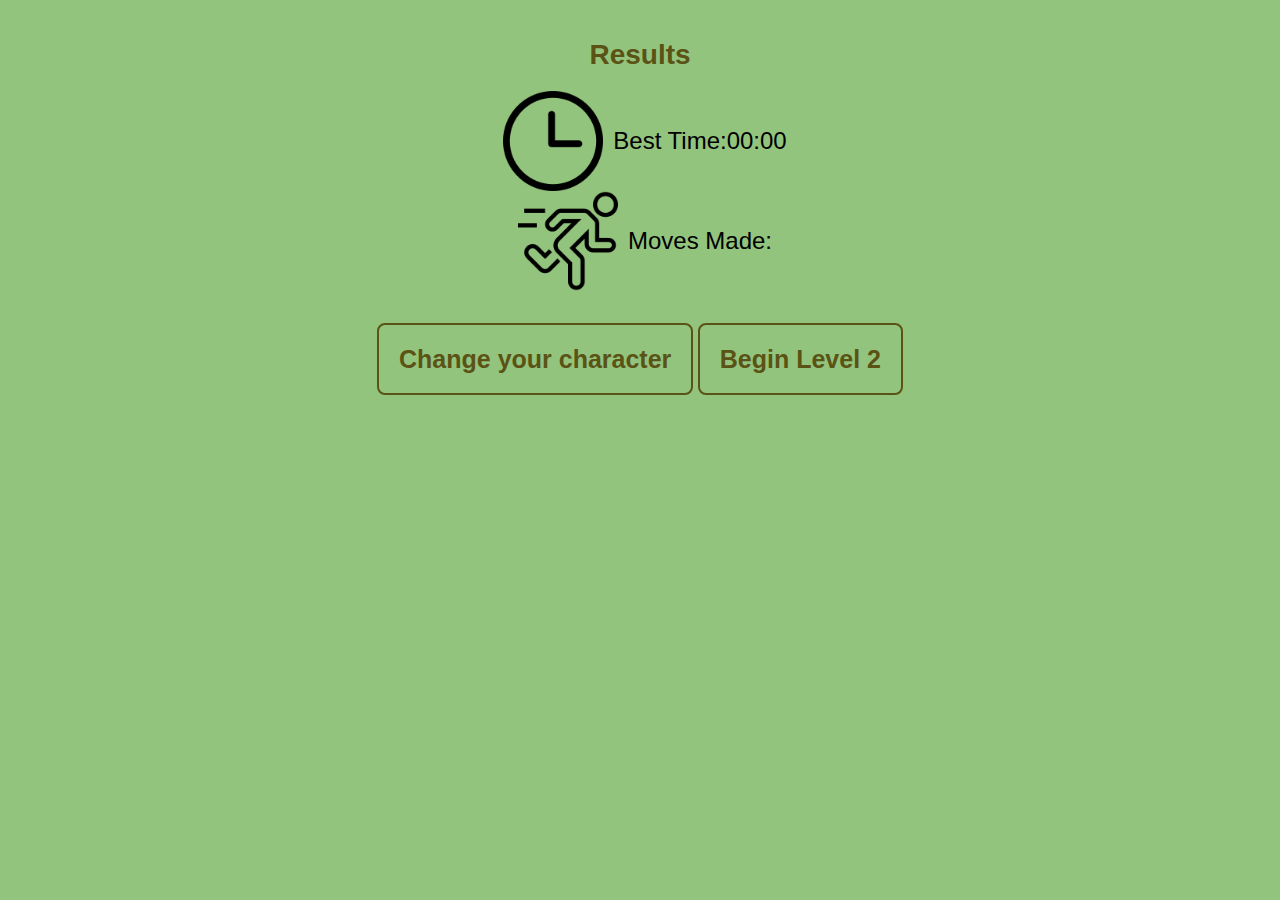
<file: between-levels1.html>
<!DOCTYPE html>
<html>
  <head>
    <!-- Google tag (gtag.js) -->
<script async src="https://www.googletagmanager.com/gtag/js?id=G-HF7G16DV6P"></script>
<script>
  window.dataLayer = window.dataLayer || [];
  function gtag(){dataLayer.push(arguments);}
  gtag('js', new Date());

  gtag('config', 'G-HF7G16DV6P');
</script>
      <link rel="stylesheet" href="styles.css">
      <!--title & favicon-->
      <title>Maze Explorers</title>
      <link rel="icon" type="image/x-icon" href="img/transtree.png">
      <style>
        body {
          font-family: Arial, sans-serif;
          margin: 0;
          padding: 20px;
          background-color:rgb(147,196,125,255);
        }
        
        h1 {
          text-align: center;
          font-size: 28px;
        }
        
        .results-container {
          margin-top: 20px;
          text-align: center;
        }
        
        .results-container p {
          margin: 20px 0;
          font-size: 24px;
        }
        
        .image-container {
          display: flex;
          align-items: center;
          justify-content: center;
        }
        
        .image-container img {
          max-width: 100px;
          max-height: 100px;
          margin: 0 10px;
        }
      </style>
      <script src="https://ajax.googleapis.com/ajax/libs/jquery/3.6.3/jquery.min.js"></script>
      <script src="scripts.js"></script>
  </head>
  <body>
      <h1>Results</h1>
      <div class="results-container" id="results-container">
        <div class="image-container">
          <img id="clock" src="img/history.png" alt="Clock Image">
          <p>Best Time:<span class="time-number" id="level1Time"></span></span></p>
        </div>
        <div class="image-container">
          <img id="running" src="img/running.png" alt="Running Image">
          <p>Moves Made: <span class="moves-number" id="moveCount1"></span></span></p>
        </div>
      </div> 
      <br><br><br>
      <a class="button1" href="https://laurawaldron.github.io/Geek-Squad/character2.html">Change your character</a>      
      <a class="button1" href="https://laurawaldron.github.io/Geek-Squad/game2.html">Begin Level 2</a>      
      <script>
        const level1Time = localStorage.getItem('level1Time');
        const moveCount1 = localStorage.getItem('moveCount1');

        document.getElementById('level1Time').textContent = formatTime(level1Time);
        document.getElementById('moveCount1').textContent = moveCount1;
      </script>
  </body>
</html>
</file>
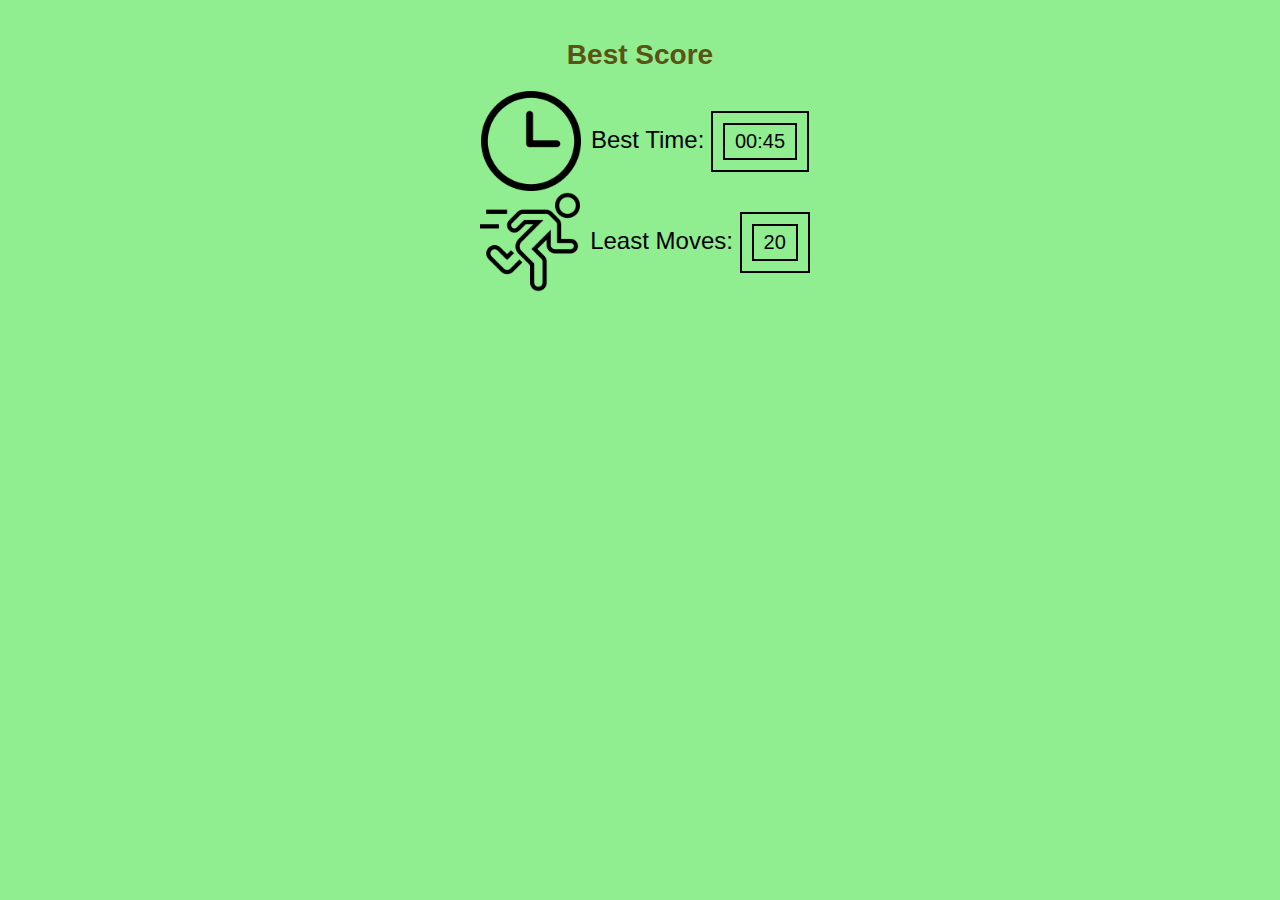
<file: between-levels2 .html>
<!DOCTYPE html>
<html>
<head>
  <link rel="stylesheet" href="styles.css">
  <!--title & favicon-->
  <title>Maze Explorers</title>
  <link rel="icon" type="image/x-icon" href="img/transtree.png">
 <style>
    body {
      font-family: Arial, sans-serif;
      margin: 0;
      padding: 20px;
      background-color: lightgreen;
    }
    
    h1 {
      text-align: center;
      font-size: 28px;
    }
    
    .results-container {
      margin-top: 20px;
      text-align: center;
    }
    
    .results-container p {
      margin: 20px 0;
      font-size: 24px;
    }
    
    .result-box {
      display: inline-block;
      border: 2px solid black;
      padding: 10px;
      font-size: 20px;
    }
    
    .moves-number,
    .time-number {
      display: inline-block;
      border: 2px solid black;
      padding: 5px 10px;
      font-size: 20px;
    }
    
    .image-container {
      display: flex;
      align-items: center;
      justify-content: center;
    }
    
    .image-container img {
      max-width: 100px;
      max-height: 100px;
      margin: 0 10px;
    }
  </style>
</head>
<body>
  <h1>Best Score</h1>

  <div class="results-container" id="results-container">
    <div class="image-container">
      <img id="clock" src="img/history.png" alt="Clock Image">
      <p>Best Time: <span class="result-box"><span class="time-number" id="best-time"></span></span></p>
    </div>
    <div class="image-container">
      <img id="running" src="img/running.png" alt="Running Image">
      <p>Least Moves: <span class="result-box"><span class="moves-number" id="least-moves"></span></span></p>
    </div>
  </div>

  <script>
    // Function to display the best score
    function displayBestScore(time, moves) {
      const bestTimeSpan = document.getElementById('best-time');
      const leastMovesSpan = document.getElementById('least-moves');

      bestTimeSpan.textContent = time;
      leastMovesSpan.textContent = moves;
    }

    // Sample best score (replace with actual best score)
    const bestTime = '00:45';
    const leastMoves = 20;

    // Display the best score on page load
    displayBestScore(bestTime, leastMoves);
  </script>
</body>
</html>
</file>
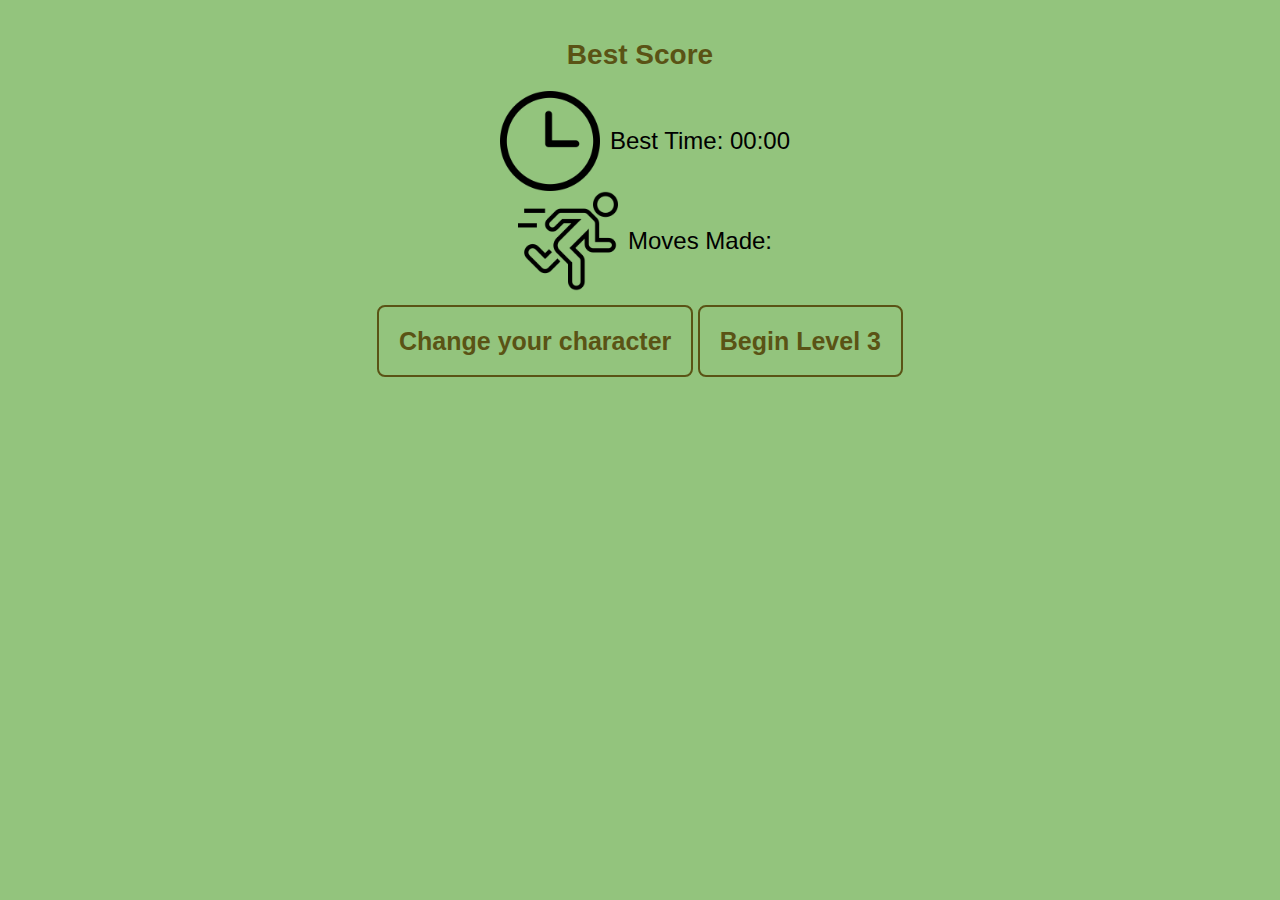
<file: between-levels2.html>
<!DOCTYPE html>
<html>
<head>
  <!-- Google tag (gtag.js) -->
<script async src="https://www.googletagmanager.com/gtag/js?id=G-HF7G16DV6P"></script>
<script>
  window.dataLayer = window.dataLayer || [];
  function gtag(){dataLayer.push(arguments);}
  gtag('js', new Date());

  gtag('config', 'G-HF7G16DV6P');
</script>
  <link rel="stylesheet" href="styles.css">
  <!--title & favicon-->
  <title>Maze Explorers</title>
  <link rel="icon" type="image/x-icon" href="img/transtree.png">
 <style>
    body {
      font-family: Arial, sans-serif;
      margin: 0;
      padding: 20px;
      background-color:rgb(147,196,125,255);
    }
    
    h1 {
      text-align: center;
      font-size: 28px;
    }
    
    .results-container {
      margin-top: 20px;
      text-align: center;
    }
    
    .results-container p {
      margin: 20px 0;
      font-size: 24px;
    }

    .image-container {
      display: flex;
      align-items: center;
      justify-content: center;
    }
    
    .image-container img {
      max-width: 100px;
      max-height: 100px;
      margin: 0 10px;
    }
  </style>
  <script src="https://ajax.googleapis.com/ajax/libs/jquery/3.6.3/jquery.min.js"></script>
  <script src="scripts.js"></script>
</head>
  <body>
    <h1>Best Score</h1>

    <div class="results-container" id="results-container">
      <div class="image-container">
        <img id="clock" src="img/history.png" alt="Clock Image">
        <p>Best Time: <span class="time-number" id="level2Time"></span></span></p>
      </div>
      <div class="image-container">
        <img id="running" src="img/running.png" alt="Running Image">
        <p>Moves Made: <span class="moves-number" id="moveCount2"></span></span></p>
      </div>
    </div>
    <br><br>
    <a class="button1" href="https://laurawaldron.github.io/Geek-Squad/character3.html">Change your character</a>
    <a class="button1" href="https://laurawaldron.github.io/Geek-Squad/game3.html">Begin Level 3</a>   
    <script>
      const level2Time = localStorage.getItem('level2Time');
      const moveCount2 = localStorage.getItem('moveCount2');

      document.getElementById('level2Time').textContent = formatTime(level2Time);
      document.getElementById('moveCount2').textContent = moveCount2;
    </script>   
  </body>
</html>
</file>
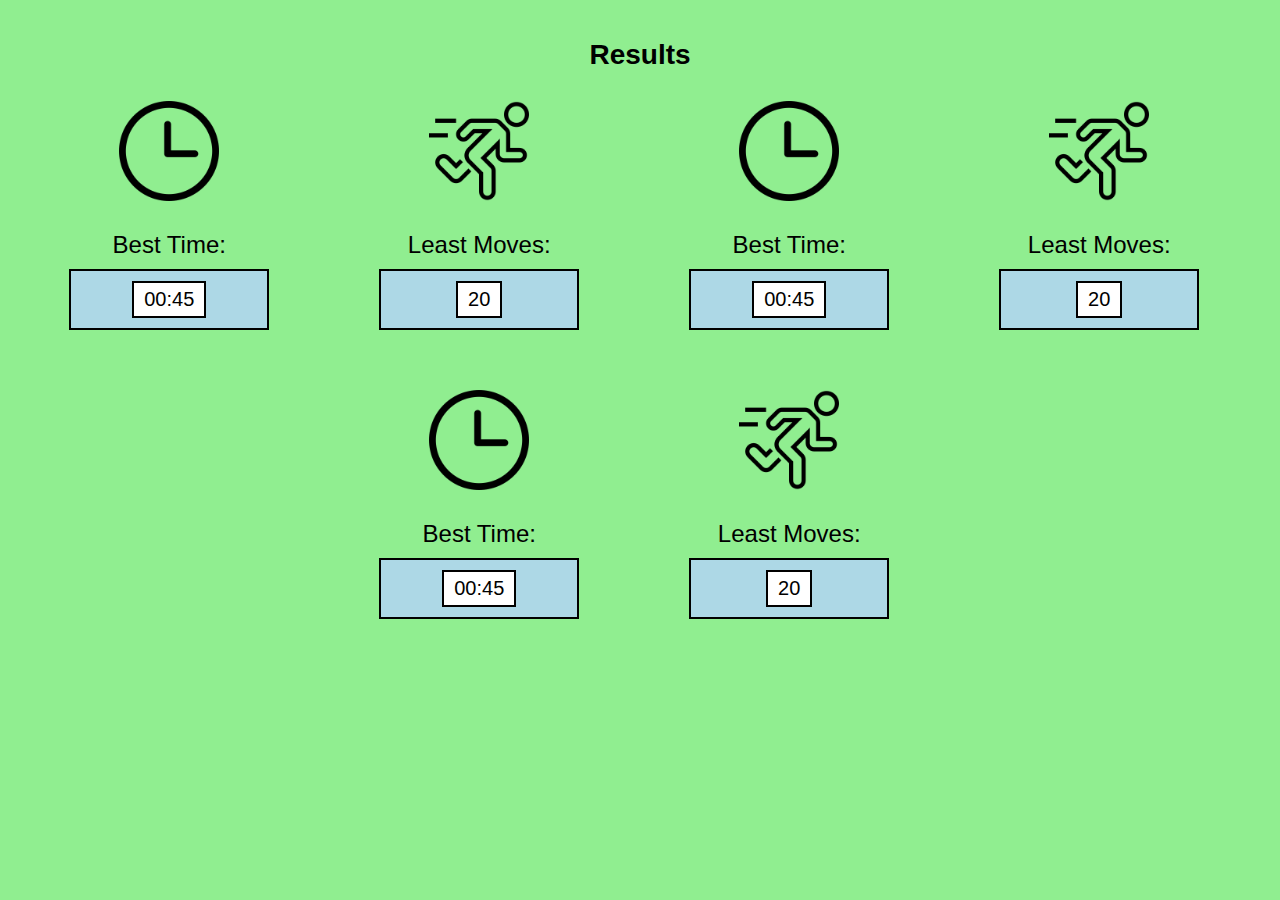
<file: Finalresults .html>
<!DOCTYPE html>
<html>
<head>
  <title>Results</title>
  <style>
    body {
      font-family: Arial, sans-serif;
      margin: 0;
      padding: 20px;
      background-color: lightgreen;
    }
    
    h1 {
      text-align: center;
      font-size: 28px;
    }
    
    .results-container {
      margin-top: 20px;
      text-align: center;
      display: flex;
      flex-wrap: wrap;
      justify-content: center;
    }
    
    .results-group {
      display: flex;
      justify-content: space-around;
      flex-basis: 50%;
    }
    
    .results-container p {
      margin: 20px;
      font-size: 24px;
    }
    
    .result-box {
      display: inline-block;
      border: 2px solid black;
      padding: 10px;
      font-size: 20px;
      background-color: lightblue;
      margin: 10px;
      width: 200px;
      box-sizing: border-box;
    }
    
    .moves-number,
    .time-number {
      display: inline-block;
      border: 2px solid black;
      padding: 5px 10px;
      font-size: 20px;
      background-color: white;
    }
    
    .image-container {
      display: flex;
      flex-direction: column;
      align-items: center;
      justify-content: center;
      margin-bottom: 20px;
    }
    
    .image-container img {
      max-width: 100px;
      max-height: 100px;
      margin: 10px;
    }
  </style>
</head>
<body>
  <h1>Results</h1>

  <div class="results-container" id="results-container">
    <div class="results-group">
      <div class="image-container">
        <img id="clock" src="img/history.png" alt="Clock Image">
        <p>Best Time: <span class="result-box"><span class="time-number" id="best-time"></span></span></p>
      </div>
      <div class="image-container">
        <img id="running" src="img/running.png" alt="Running Image">
        <p>Least Moves: <span class="result-box"><span class="moves-number" id="least-moves"></span></span></p>
      </div>
    </div>
    <div class="results-group">
      <div class="image-container">
        <img id="clock" src="img/history.png" alt="Clock Image">
        <p>Best Time: <span class="result-box"><span class="time-number" id="best-time"></span></span></p>
      </div>
      <div class="image-container">
        <img id="running" src="img/running.png" alt="Running Image">
        <p>Least Moves: <span class="result-box"><span class="moves-number" id="least-moves"></span></span></p>
      </div>
    </div>
    <div class="results-group">
      <div class="image-container">
        <img id="clock" src="img/history.png" alt="Clock Image">
        <p>Best Time: <span class="result-box"><span class="time-number" id="best-time"></span></span></p>
      </div>
      <div class="image-container">
        <img id="running" src="img/running.png" alt="Running Image">
        <p>Least Moves: <span class="result-box"><span class="moves-number" id="least-moves"></span></span></p>
      </div>
    </div>
  </div>

  <script>
    // Function to display the best score
    function displayBestScore(time, moves) {
      const bestTimeSpans = document.querySelectorAll('.time-number');
      const leastMovesSpans = document.querySelectorAll('.moves-number');

      for (let i = 0; i < bestTimeSpans.length; i++) {
        bestTimeSpans[i].textContent = time;
        leastMovesSpans[i].textContent = moves;
      }
    }

    // Sample best score (replace with actual best score)
    const bestTime = '00:45';
    const leastMoves = 20;

    // Display the best score on page load
    displayBestScore(bestTime, leastMoves);
  </script>
</body>
</html>
</file>
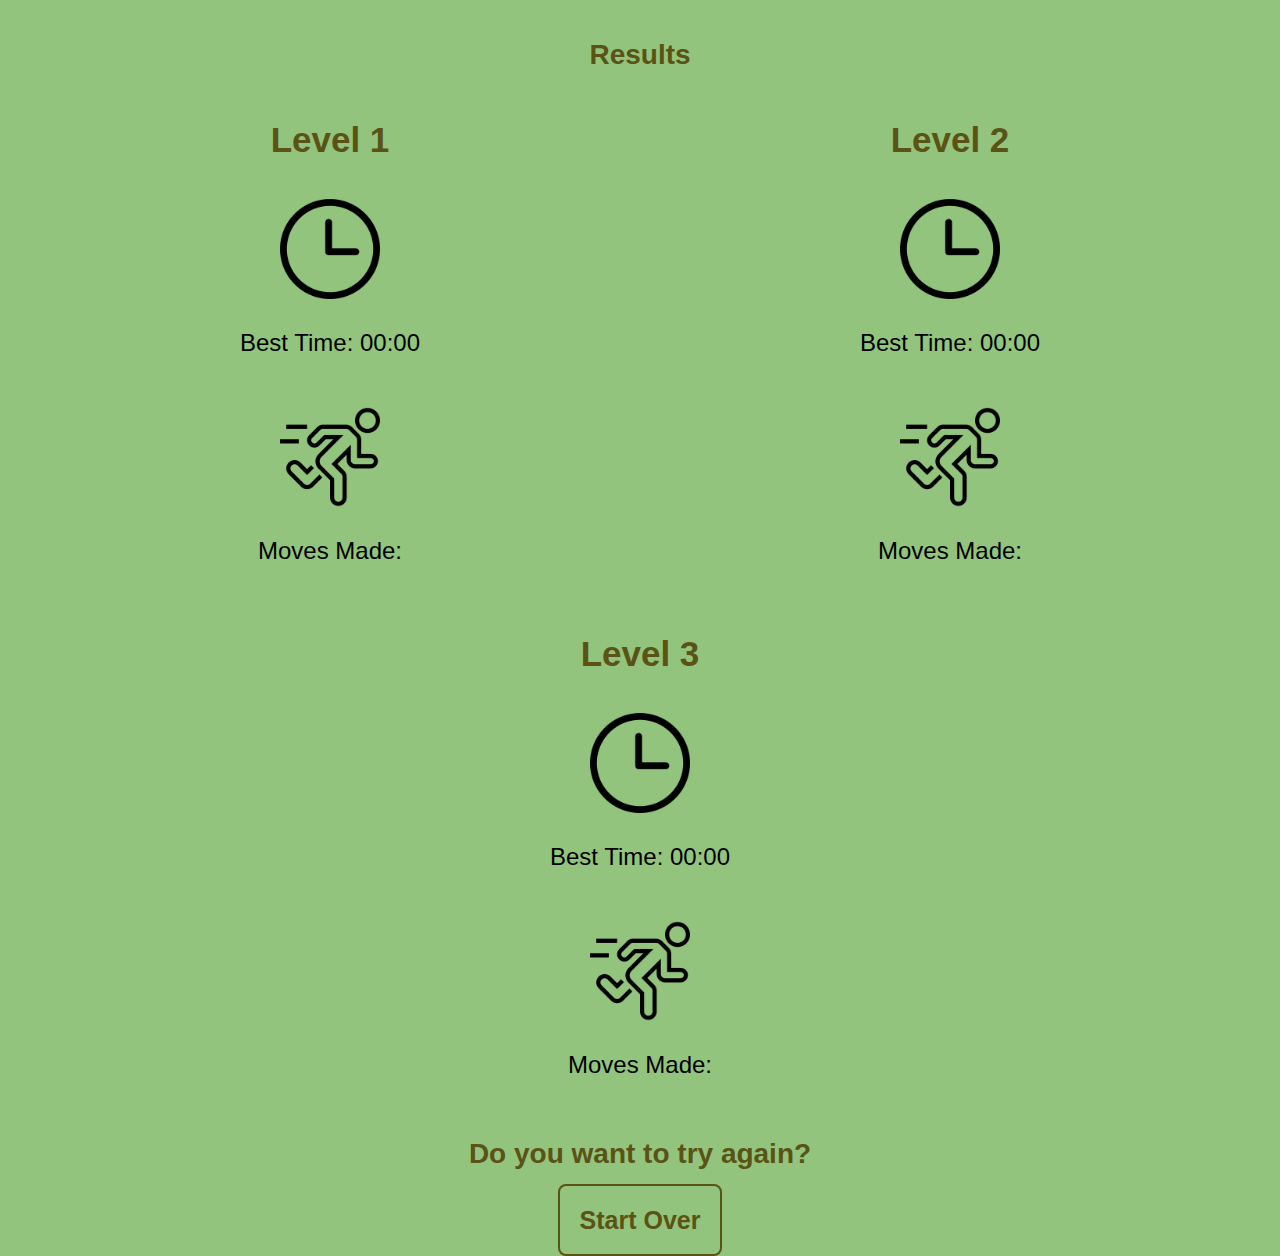
<file: Finalresults.html>
<!DOCTYPE html>
<head>
  <!-- Google tag (gtag.js) -->
<script async src="https://www.googletagmanager.com/gtag/js?id=G-HF7G16DV6P"></script>
<script>
  window.dataLayer = window.dataLayer || [];
  function gtag(){dataLayer.push(arguments);}
  gtag('js', new Date());

  gtag('config', 'G-HF7G16DV6P');
</script>
  <link rel="stylesheet" href="styles.css">
  <!--title & favicon-->
  <title>Maze Explorers</title>
  <link rel="icon" type="image/x-icon" href="img/transtree.png">
  <style>
    body {
      font-family: Arial, sans-serif;
      margin: 0;
      padding: 20px;
      background-color:rgb(147,196,125,255);
    }
    
    h1 {
      text-align: center;
      font-size: 28px;
    }
    
    .results-container {
      margin-top: 20px;
      text-align: center;
      display: flex;
      flex-wrap: wrap;
      justify-content: center;
    }
    
    .results-group {
      display: flex;
      justify-content: space-around;
      flex-basis: 50%;
    }
    
    .results-container p {
      margin: 20px;
      font-size: 24px;
    }

    .image-container {
      display: flex;
      flex-direction: column;
      align-items: center;
      justify-content: center;
      margin-bottom: 20px;
    }
    
    .image-container img {
      max-width: 100px;
      max-height: 100px;
      margin: 10px;
    }
  </style>
  <script src="https://ajax.googleapis.com/ajax/libs/jquery/3.6.3/jquery.min.js"></script>
  <script src="scripts.js"></script>
</head>
<body>
  <h1>Results</h1>

  <div class="results-container" id="results-container">
    <div class="results-group">
      <div class="level-container">
        <h2>Level 1</h2>
        <div class="row-container">
          <div class="image-container">
            <img id="clock1" src="img/history.png" alt="Clock Image">
            <p>Best Time: <span class="time-number" id="level1Time"></span></span></p>
          </div>
          <div class="image-container">
            <img id="running1" src="img/running.png" alt="Running Image">
            <p>Moves Made: <span class="moves-number" id="moveCount1"></span></span></p>
          </div>
        </div>
      </div>
    </div>
    <div class="results-group">
      <div class="level-container">
        <h2>Level 2</h2>
        <div class="row-container">
          <div class="image-container">
            <img id="clock2" src="img/history.png" alt="Clock Image">
            <p>Best Time: <span class="time-number" id="level2Time"></span></span></p>
          </div>
          <div class="image-container">
            <img id="running2" src="img/running.png" alt="Running Image">
            <p>Moves Made: <span class="moves-number" id="moveCount2"></span></span></p>
          </div>
        </div>
      </div>
    </div>
    <div class="results-group">
      <div class="level-container">
        <h2>Level 3</h2>
        <div class="row-container">
          <div class="image-container">
            <img id="clock3" src="img/history.png" alt="Clock Image">
            <p>Best Time: <span class="time-number" id="level3Time"></span></span></p>
          </div>
          <div class="image-container">
            <img id="running3" src="img/running.png" alt="Running Image">
            <p>Moves Made: <span class="moves-number" id="moveCount3"></span></span></p>
          </div>
        </div>
      </div>
    </div>
  </div>
  <h1>Do you want to try again?</h1><br>
  <a class="button1" href="https://laurawaldron.github.io/Geek-Squad/">Start Over</a>
  <script>
    const level1Time = localStorage.getItem('level1Time');
    const moveCount1 = localStorage.getItem('moveCount1');

    document.getElementById('level1Time').textContent = formatTime(level1Time);
    document.getElementById('moveCount1').textContent = moveCount1;

    const level2Time = localStorage.getItem('level2Time');
    const moveCount2 = localStorage.getItem('moveCount2');

    document.getElementById('level2Time').textContent = formatTime(level2Time);
    document.getElementById('moveCount2').textContent = moveCount2;

    const level3Time = localStorage.getItem('level3Time');
    const moveCount3 = localStorage.getItem('moveCount3');

    document.getElementById('level3Time').textContent = formatTime(level3Time);
    document.getElementById('moveCount3').textContent = moveCount3;

  </script> 
</body>

</html>
</file>
<file: styles.css>
body {
    background-color:rgb(147,196,125,255);
    text-align:center;
    font-family: 'Courier New', Courier, monospace;
    margin: 0;
    padding: 20px;
}
p{
    color:black;
    text-align: center;
    font-size: 30px;;
}
h2{
    color:rgb(90, 83, 21);
    font-size: 35px;
}
h1{
    color:rgb(90, 83, 21);
    text-align:center;
    font-size: 70px;
}

#panda, #sloth, #tiger {
    margin-bottom: 40px;
}

#tree1{
    position:absolute;
    bottom:0;
    right:0;
}
#tree2{
    position:absolute;
    bottom:0;
    left:0;
}
#tree3{
    position:absolute;
    top:0;
    left:0;
}
#tree4{
    position: absolute;
    top:0;
    right:0;
}
#sound {
    position:fixed;
    bottom:0px;
    right:0px;
  }
.start-here{
    color: white;
    text-decoration: none;
    font-size: 20px;
    border: 2px solid;
    border-radius: 8px;
    padding: 10px;
    border-color: white;

}
.button1{    
    border: 2px solid rgb(90, 83, 21);
    border-radius: 8px;
    padding: 20px;
    color:rgb(90, 83, 21);
    text-align:left;
    font-size:25px;
    font-weight: bolder;
    text-decoration: none;
}

table{
    margin: auto;
    border: 1px solid rgb(90, 80, 31);
  }


.Character {
    width: 100%;
    height: 100%;
    border-radius: 50%;
}              

.best-score-container {
    margin-top: 20px;
    text-align: center;
}
.best-score-container p {
    margin: 10px 0;
}
.results-container {
    margin-top: 20px;
    text-align: center;
  }
 
  .results-container p {
    margin: 20px 0;
    font-size: 24px;
  }
 
  .result-box {
    display: inline-block;
    border: 2px solid black;
    padding: 10px;
    font-size: 20px;
  }
 

.selected {
    border: 9px solid rgb(90, 80, 31);
    transform: scale(0.75);
    border-radius: 10px;
}
</file>
